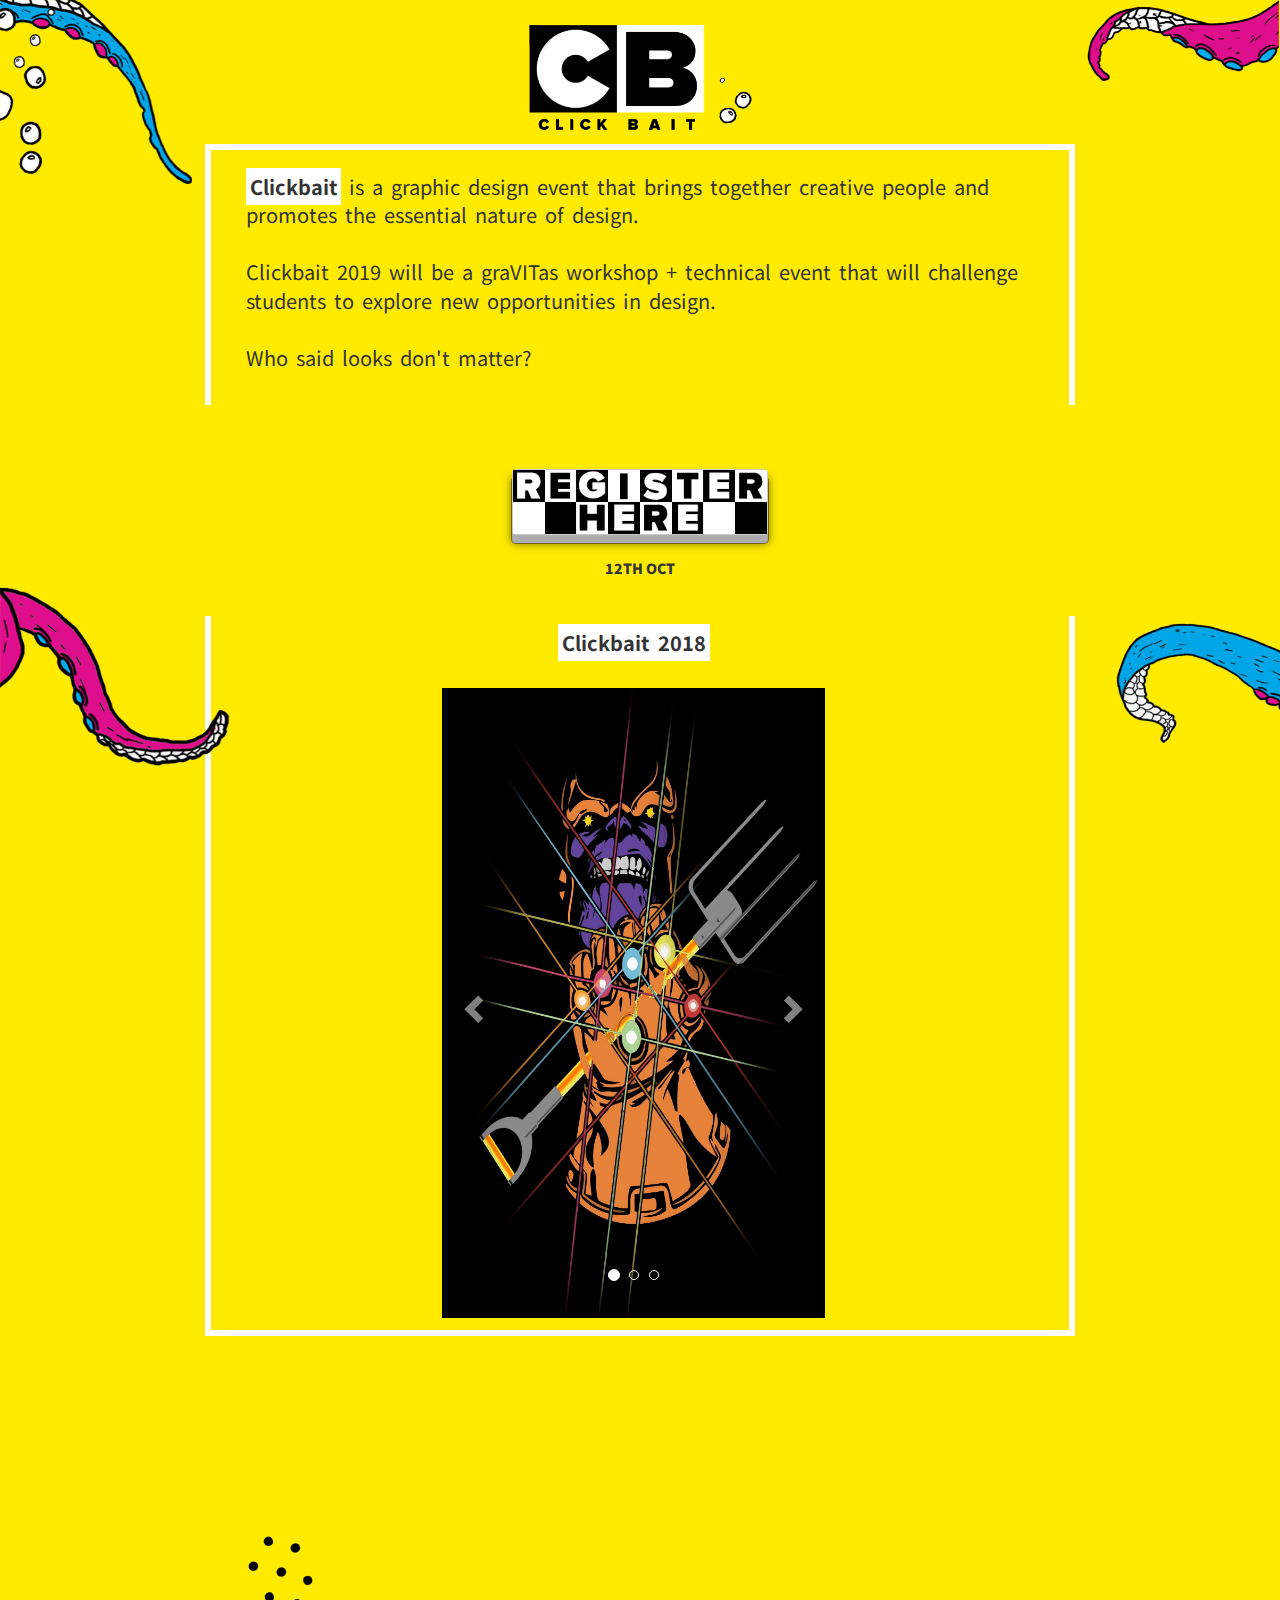
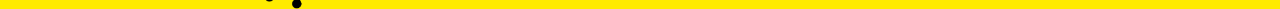
<file: 2019/Clickbait/index.html>
<html>
    <head>
        <title>Clickbait</title>
        <meta charset="utf-8">
        <meta name="viewport" content="width=device-width, initial-scale=1">
        <link rel="stylesheet" href="style.css">
        <link rel="stylesheet" href="https://maxcdn.bootstrapcdn.com/bootstrap/3.4.0/css/bootstrap.min.css">
        <script src="https://ajax.googleapis.com/ajax/libs/jquery/3.4.1/jquery.min.js"></script>
        <script src="https://maxcdn.bootstrapcdn.com/bootstrap/3.4.0/js/bootstrap.min.js"></script>
        <link href="https://fonts.googleapis.com/css?family=Noto+Sans+JP&display=swap" rel="stylesheet">
        <link rel="icon" href="logo.png" type="image/gif" sizes="16x25">
    </head>
    <body class="bodytag">
            <div class="container-fluid">
                <div class="row">
                    <div class="col-xs-12">
                        <img src="logo.png" class="img-responsive center-block logo" id="logoid"/>
                    </div>
                </div>
            </div>
            <div class="container-fluid" style="padding-left: 0; padding-right: 0;">
                <div class="row">
                    <div class="col-xs-12">
                        <!-- <h2 class="tagline">AN EVENT BY CSI-VIT</h2> -->
                    </div>
                </div>
            </div>
       
            <div class="container-fluid descri" style="padding-left: 0; padding-right: 0;">
                    <div class="outside">
                <p><b class="tag">Clickbait</b> is a graphic design event that brings together creative people and promotes the essential nature of design. <br>
                    <br>Clickbait 2019 will be a graVITas workshop + technical event that will challenge students to explore new opportunities in design. <br>
                    <br> Who said looks don't matter? </p>

            </div>

           
       <a href="#" class="btn3d btn btn-default register" style="
            margin-left: auto;
            margin-right: auto;
            display: block;
            padding: 0;
            margin-top:5%;"><img src="regBuuton.png" class="regbutton"/></a>
            <h5 style="font-weight:1000; margin-top: 2%;">12TH OCT</h5>
            <div class="container-fluid picout" style="padding-left: 0; padding-right: 0;">
                <div class="photos">
                <b class="tag">Clickbait 2018</b>

                <div class="row" style="margin-top: 30px;">
                    <div class="col-xs-12 col-sm-12 col-md-offset-3 col-md-6 col-lg-6">
                            <div id="myCarousel" class="carousel slide" data-ride="carousel">
                              <ol class="carousel-indicators">
                                <li data-target="#myCarousel" data-slide-to="0" class="active"></li>
                                <li data-target="#myCarousel" data-slide-to="1"></li>
                                <li data-target="#myCarousel" data-slide-to="2"></li>
                              </ol>
                              <div class="carousel-inner">
                          
                                <div class="item active">
                                  <img src="click2018-2.jpg" class="click-1" style="width:100%;height: 100%;">
                                </div>
                              
                                <div class="item">
                                  <img src="click2018-3.png" class="click-2" style="width:100%;height: 100%;">
                                </div>
                                
                                <div class="item">
                                        <img src="click2018-4.png" class="click-3" style="width:100%;height: 100%;">
                                      </div>
                              </div>
                          
                              <a class="left carousel-control" href="#myCarousel" data-slide="prev">
                                <span class="glyphicon glyphicon-chevron-left"></span>
                                <span class="sr-only">Previous</span>
                              </a>
                              <a class="right carousel-control" href="#myCarousel" data-slide="next">
                                <span class="glyphicon glyphicon-chevron-right"></span>
                                <span class="sr-only">Next</span>
                              </a>
                            </div>
                        </div>
                    </div>
            </div>
            </div>
            </div>
        </div>
            <img src="bottom-left.png" class="bottom-left img-responsive center-block"/>
            <img src="bottom-right.png" class="bottom-right img-responsive center-block" />
            <img src="top-left.png" class="top-left img-responsive"/>
            <img src="top-right.png" class="top-right img-responsive"/>
            <img src="dots.png" class="dots"/>   
    </body>
</html>
</file>
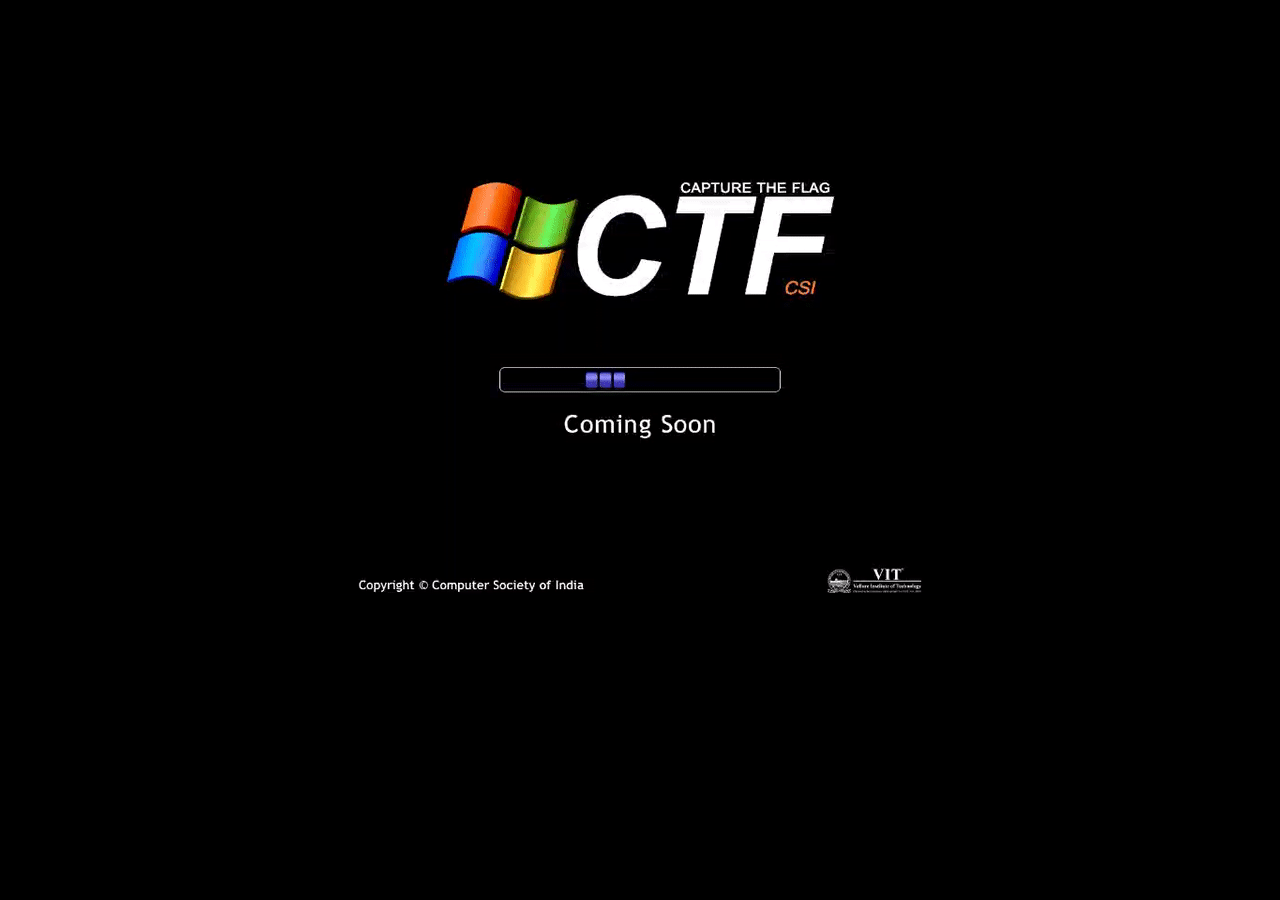
<file: 2019/CTF/index.html>
<!DOCTYPE html>
<html lang="en">
<head>
    <meta charset="UTF-8">
    <meta name="viewport" content="width=device-width, initial-scale=1.0">
    <meta http-equiv="X-UA-Compatible" content="ie=edge">
    <title>CTF by CSI</title>
</head>
<body bgcolor="black">
    <center><img src="ctf123new.gif"></center>
</body>
</html>
</file>
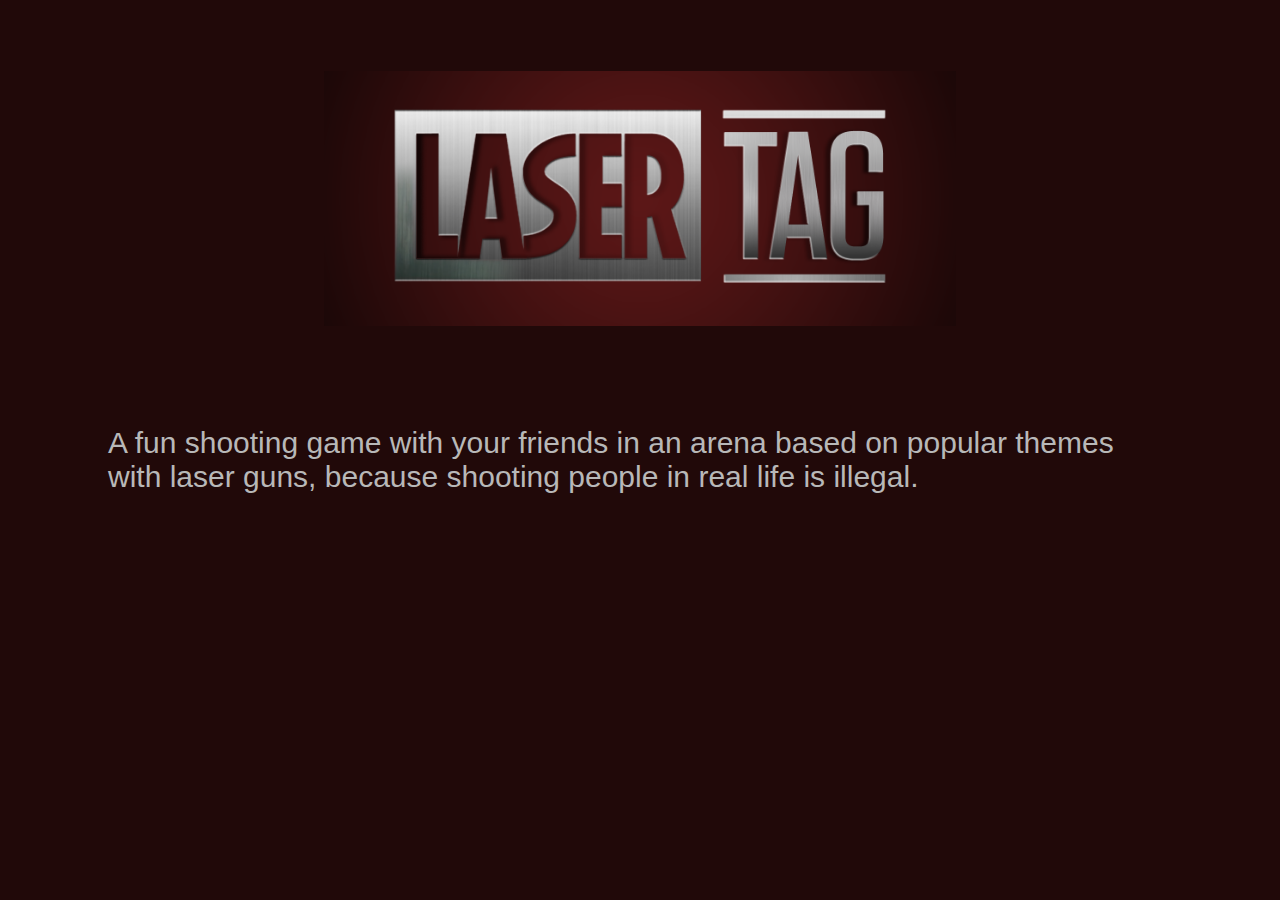
<file: 2019/Laser Tag/index.html>
<!DOCTYPE html>
<html lang="en">
  <head>
    <meta charset="UTF-8" />
    <meta name="viewport" content="width=device-width, initial-scale=1.0" />
    <link rel="stylesheet" href="style.css" />
    <meta http-equiv="X-UA-Compatible" content="ie=edge" />
    <title>Laser Tag</title>
  </head>
  <body class="bg">
    <img src="lt.png" class="center" />
    <p class="text-white desc">
      A fun shooting game with your friends in an arena based on popular themes
      with laser guns, because shooting people in real life is illegal.
    </p>
  </body>
</html>
</file>
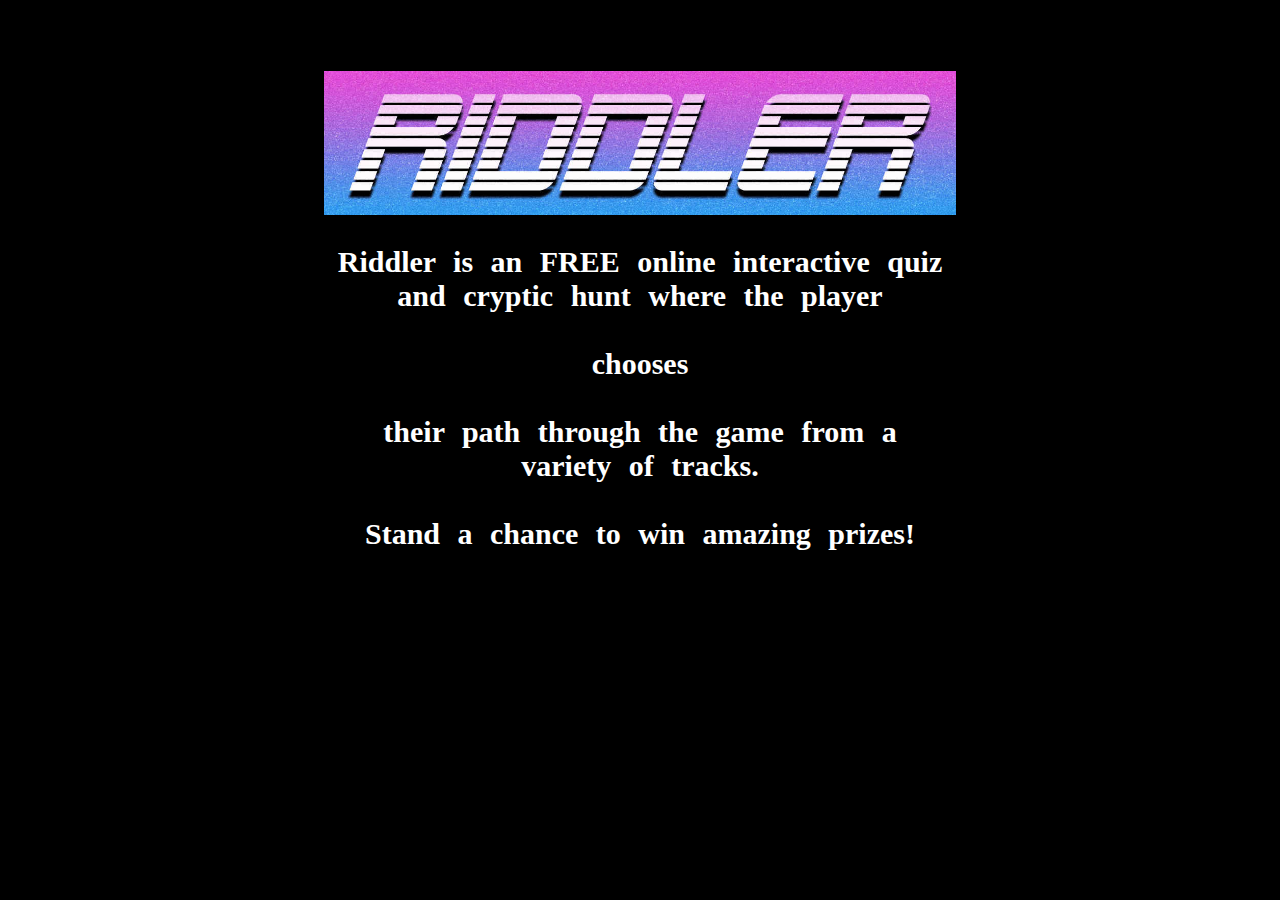
<file: 2019/Riddler/index.html>
<!DOCTYPE html>
<html lang="en">

<head>
    <meta charset="UTF-8">
    <meta name="viewport" content="width=device-width, initial-scale=1.0">
    <meta http-equiv="X-UA-Compatible" content="ie=edge">
    <title>Riddler</title>
    <link rel="stylesheet" type="text/css" href="style.css">
    <link rel="shortcut icon" type="image/png" href="/favicon.png" />
</head>

<body>

    <img src="RiddlerRetro.jpg" class="center">


    <h3>
        <p>Riddler is an FREE online interactive quiz<br>and cryptic hunt where the player <br><br>chooses<br><br>their
            path through the game from a
            <br>variety of tracks. <br><br>Stand a chance to win amazing prizes!</r>
        </p>
    </h3>
</body>

</html>
</file>
<file: 2019/Clickbait/style.css>
.bodytag{
    /* background-image: url("desktopBG.png"); */
    /* background-repeat: no-repeat; */
    /* background-size:100%; */
    overflow-x: hidden;
    background: #ffeb00;
    font-family: 'Noto Sans JP', sans-serif;
    font-size:20px;
}
.picout{
    height:100%;
}
@media only screen and (max-width: 600px) {
    .picout {height: 60%;}
    .bodytag{
        font-size: 15px;
    }
    .tag{
        font-size:15px;
    }
    #logoid{
        width:30%;
        display: block;
        margin-left:38%;
        margin-right:32%;
    }
  }
p{
    padding: 10px;
}
.logo{
    margin-top:2%;
    font-size:20px;
    width:18%;  
}
.tagline{
    position: relative;
    top:2%;
    left:42.5%;
    font-family: 'Arimo', sans-serif;
}

.outside{
    width:68%;
    border:6px solid white;
    margin-left:auto;
    margin-right: auto;
    padding:1%;
    border-bottom: none;
    word-spacing: 4px;
    padding-left:2%;
    padding-right:3%;
}
a{
    padding:0;
    border:none;
    width:20%;
    display:block;
    margin-left:auto;
    margin-right:auto;

}
.regbutton{
    width:100%;
    padding: 0px;
    border:none;
}
b{
    background: white;
    padding: 4px;
    font-size:20px;
}
.bottom-left{
    width:18%;
    position:fixed;
    top:65%;
    left:0%;
}
.bottom-right{
    width:18%;
    position:fixed;
    top:69%;
    right:-5%;
}
.top-left{
    width:15%;
    position:fixed;
    top:0px;
}
.top-right{
    width:15%;
    position:fixed;
    left:84.9%;
    top:0px;
}
h5{
   text-align:center;
  
}
.photos{
    width:68%;
    border:6px solid white;
    margin-left:auto;
    margin-right: auto;
    padding:1%;
    border-top: none;
    word-spacing: 4px;
    padding-left:2%;
    padding-right:3%;
    text-align:center;
    margin-top: 30px;

}
.dots{
    position: relative;
    left:19.36%;
    top:50px;
    width:65px;
}
#myCarousel{
    height:70%;
}
/* 
.container{
    padding-left: 0;
    padding-right: 0;
} */
/* .container-fluid{
    padding-left: 0 px;
    padding-right: 0 px;
} */

/* .container{ */
    /* padding-left: 0; */
    /* padding-right: 0; */
/* } */

/* .click-1,
.click-2,
.click-3{
    height:100%;
} */

.btn3d {
    transition:all .08s linear;
    position:relative;
    outline:medium none;
    -moz-outline-style:none;
    border:0px;
    margin-right:10px;
    margin-top:15px;
}
.btn3d:focus {
    outline:medium none;
    -moz-outline-style:none;
}
.btn3d:active {
    top:9px;
}
.btn-default {
    box-shadow:0 0 0 1px #ebebeb inset, 0 0 0 2px rgba(255,255,255,0.15) inset, 0 8px 0 0 #adadad, 0 8px 0 1px rgba(0,0,0,0.4), 0 8px 8px 1px rgba(0,0,0,0.5);
    background-color:#fff;
}
</file>
<file: 2019/Laser Tag/style.css>
.lt-logo {
  text-align: center;
}

.bg {
  background-color: #210909;
}

.desc {
  margin: 100px;
  color: #b8b8b8;
  font-size: 30px;
  font-family: "Segoe UI", Tahoma, Geneva, Verdana, sans-serif;
}
.center {
  padding-top: 5%;
  display: block;
  margin-left: auto;
  margin-right: auto;
  width: 50%;
}
</file>
<file: 2019/Riddler/style.css>
html * {
    font-size: 30px !important;
    color: white !important;
    font-family: ArcadeClassic !important;
    word-spacing: 10px;
    /* letter-spacing: 3px; */
}

h1 {
    color: white;
    text-align: center;

}

h3 {
    color: white;
    text-align: center;

}

h2 {
    color: white;
    text-align: center;

}

body {
    background-color: black;

}

.center {
    padding-top: 5%;
    display: block;
    margin-left: auto;
    margin-right: auto;
    width: 50%;
}
</file>
